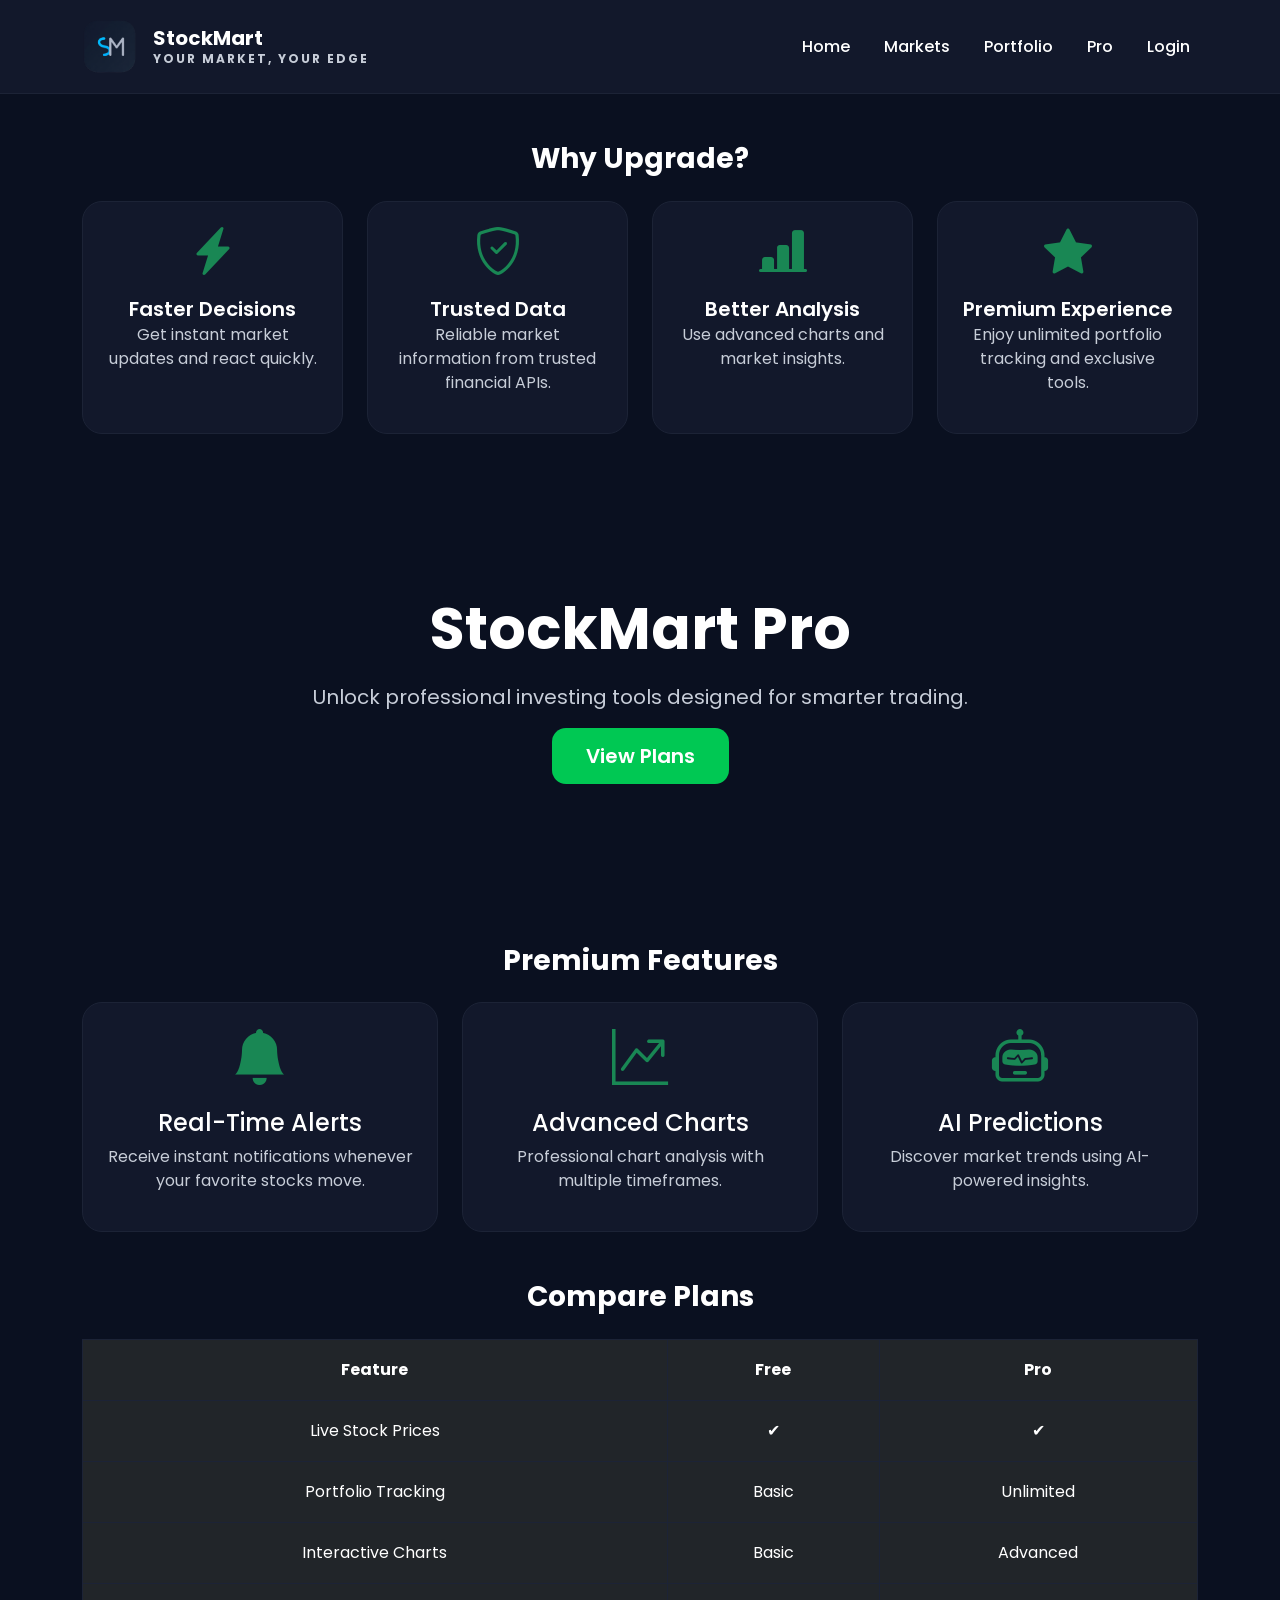
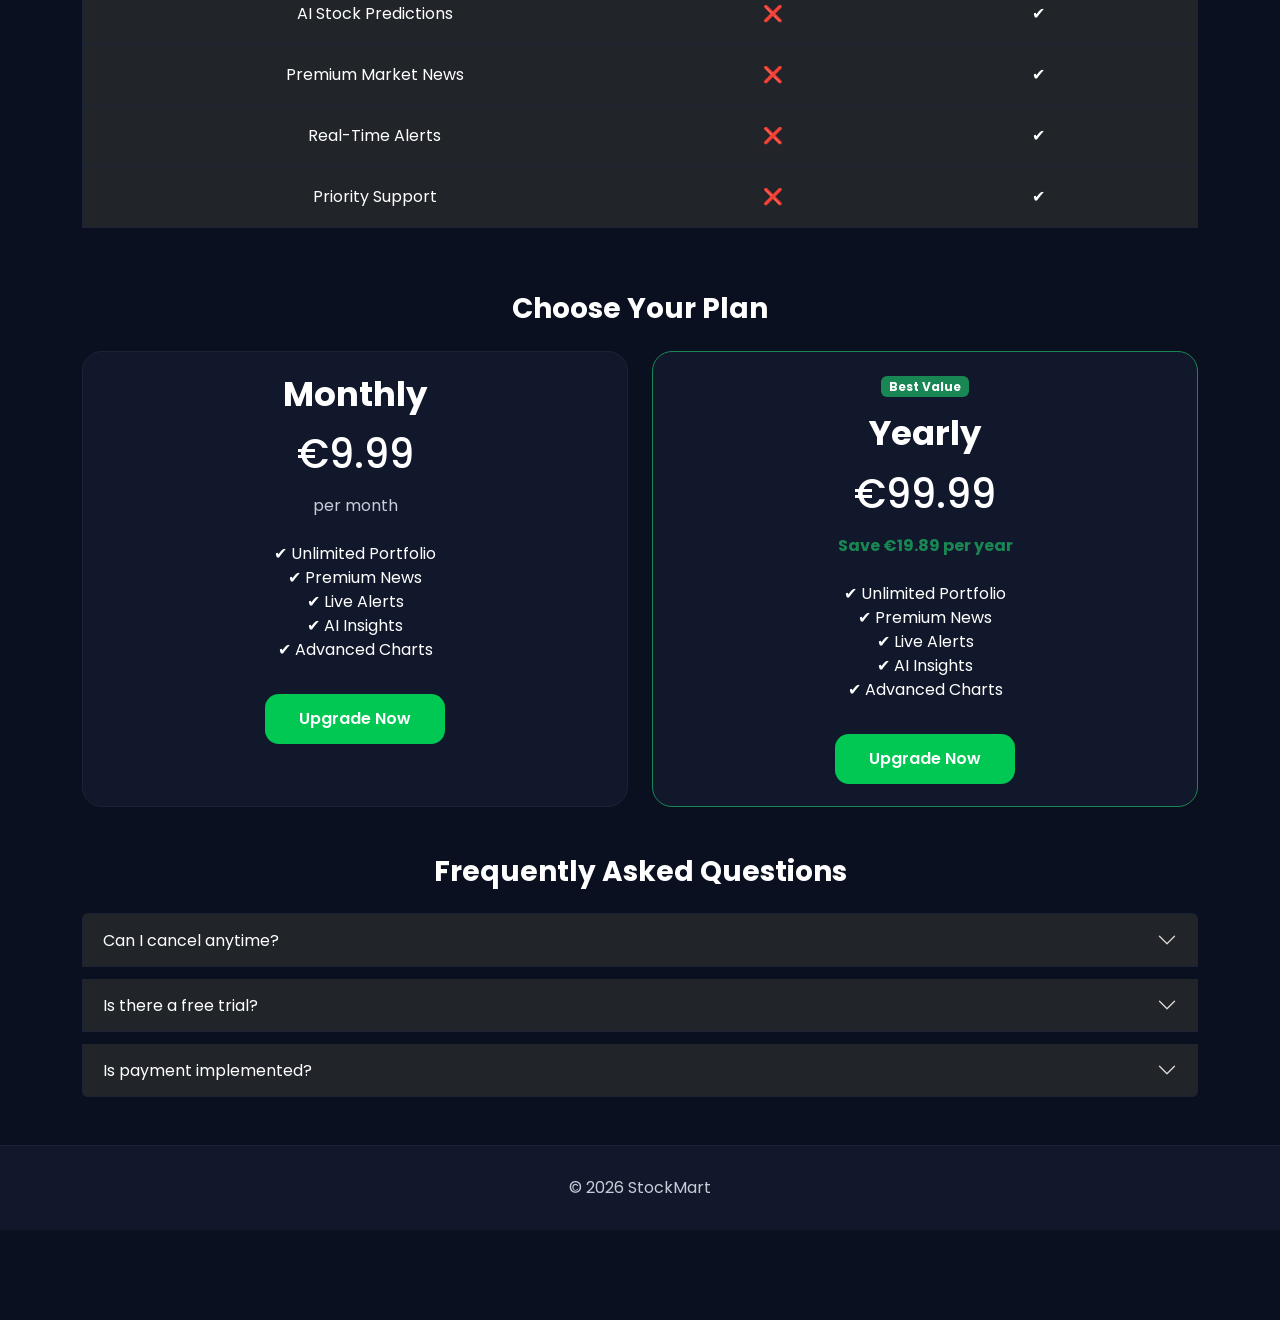
<file: web/pro.html>
<!DOCTYPE html>
<html lang="en">

<head>

<meta charset="UTF-8">
<meta name="viewport" content="width=device-width, initial-scale=1.0">

<title>StockMart Pro</title>

<link rel="icon" href="assets/logo.png">

<link href="https://cdn.jsdelivr.net/npm/bootstrap@5.3.3/dist/css/bootstrap.min.css" rel="stylesheet">

<link href="https://cdn.jsdelivr.net/npm/bootstrap-icons@1.11.3/font/bootstrap-icons.css" rel="stylesheet">

<link rel="stylesheet" href="css/style.css">

</head>

<body>

<!-- Navbar -->

<nav class="navbar navbar-expand-lg navbar-dark">

<div class="container">

<a class="navbar-brand d-flex align-items-center" href="index.html">

    <img src="assets/logo.png" class="navbar-logo">

    <div class="ms-3">

        <h5 class="mb-0 fw-bold">

            StockMart

        </h5>

        <small>

            Your Market, Your Edge

        </small>

    </div>

</a>

<button class="navbar-toggler"
data-bs-toggle="collapse"
data-bs-target="#navbar">

<span class="navbar-toggler-icon"></span>

</button>

<div class="collapse navbar-collapse" id="navbar">

<ul class="navbar-nav ms-auto">

<li class="nav-item">
<a class="nav-link" href="index.html">Home</a>
</li>

<li class="nav-item">
<a class="nav-link" href="markets.html">Markets</a>
</li>

<li class="nav-item">
<a class="nav-link" href="portfolio.php">Portfolio</a>
</li>

<li class="nav-item">
<a class="nav-link active" href="pro.html">Pro</a>
</li>

<li class="nav-item">
<a class="nav-link" href="login.php">Login</a>
</li>

</ul>

</div>

</div>

</nav>

<!-- Benefits -->

<section class="container mt-5">

    <h2 class="section-title text-center">

        Why Upgrade?

    </h2>

    <div class="row g-4">

        <div class="col-md-3">

            <div class="stock-card text-center h-100">

                <i class="bi bi-lightning-charge-fill display-5 text-success"></i>

                <h5 class="mt-3">

                    Faster Decisions

                </h5>

                <p>

                    Get instant market updates and react quickly.

                </p>

            </div>

        </div>

        <div class="col-md-3">

            <div class="stock-card text-center h-100">

                <i class="bi bi-shield-check display-5 text-success"></i>

                <h5 class="mt-3">

                    Trusted Data

                </h5>

                <p>

                    Reliable market information from trusted financial APIs.

                </p>

            </div>

        </div>

        <div class="col-md-3">

            <div class="stock-card text-center h-100">

                <i class="bi bi-bar-chart-line-fill display-5 text-success"></i>

                <h5 class="mt-3">

                    Better Analysis

                </h5>

                <p>

                    Use advanced charts and market insights.

                </p>

            </div>

        </div>

        <div class="col-md-3">

            <div class="stock-card text-center h-100">

                <i class="bi bi-star-fill display-5 text-success"></i>

                <h5 class="mt-3">

                    Premium Experience

                </h5>

                <p>

                    Enjoy unlimited portfolio tracking and exclusive tools.

                </p>

            </div>

        </div>

    </div>

</section>

<!-- Hero -->

<section class="hero text-center">

<div class="container">

<h1>

StockMart Pro


</h1>

<p>

Unlock professional investing tools designed for smarter trading.

</p>

<a
href="#plans"
class="btn btn-success btn-lg">

View Plans

</a>

</div>

</section>

<!-- Features -->

<section class="container">

<h2 class="section-title text-center">

Premium Features

</h2>

<div class="row g-4">

<div class="col-md-4">

<div class="stock-card text-center h-100">

<i class="bi bi-bell-fill display-4 text-success"></i>

<h4 class="mt-3">

Real-Time Alerts

</h4>

<p>

Receive instant notifications whenever your favorite stocks move.

</p>

</div>

</div>

<div class="col-md-4">

<div class="stock-card text-center h-100">

<i class="bi bi-graph-up-arrow display-4 text-success"></i>

<h4 class="mt-3">

Advanced Charts

</h4>

<p>

Professional chart analysis with multiple timeframes.

</p>

</div>

</div>

<div class="col-md-4">

<div class="stock-card text-center h-100">

<i class="bi bi-robot display-4 text-success"></i>

<h4 class="mt-3">

AI Predictions

</h4>

<p>

Discover market trends using AI-powered insights.

</p>

</div>

</div>

</div>

</section>


<!-- Comparison -->

<section class="container mt-5">

    <h2 class="section-title text-center">

        Compare Plans

    </h2>

    <div class="table-responsive">

        <table class="table table-dark table-bordered text-center align-middle">

            <thead>

            <tr>

                <th>Feature</th>
                <th>Free</th>
                <th>Pro</th>

            </tr>

            </thead>

            <tbody>

            <tr>

                <td>Live Stock Prices</td>
                <td>✔</td>
                <td>✔</td>

            </tr>

            <tr>

                <td>Portfolio Tracking</td>
                <td>Basic</td>
                <td>Unlimited</td>

            </tr>

            <tr>

                <td>Interactive Charts</td>
                <td>Basic</td>
                <td>Advanced</td>

            </tr>

            <tr>

                <td>AI Stock Predictions</td>
                <td>❌</td>
                <td>✔</td>

            </tr>

            <tr>

                <td>Premium Market News</td>
                <td>❌</td>
                <td>✔</td>

            </tr>

            <tr>

                <td>Real-Time Alerts</td>
                <td>❌</td>
                <td>✔</td>

            </tr>

            <tr>

                <td>Priority Support</td>
                <td>❌</td>
                <td>✔</td>

            </tr>

            </tbody>

        </table>

    </div>

</section>


<!-- Pricing -->

<section class="container mt-5" id="plans">

<h2 class="section-title text-center">

Choose Your Plan

</h2>

<div class="row g-4">

<div class="col-lg-6">

<div class="stock-card text-center h-100">

<h3>

Monthly

</h3>

<h1 class="my-3">

€9.99

</h1>

<p class="text-muted">

per month

</p>

<ul class="list-unstyled mt-4">

<li>✔ Unlimited Portfolio</li>
<li>✔ Premium News</li>
<li>✔ Live Alerts</li>
<li>✔ AI Insights</li>
<li>✔ Advanced Charts</li>

</ul>

<button
class="btn btn-success mt-3"
data-bs-toggle="modal"
data-bs-target="#upgradeModal">

Upgrade Now

</button>

</div>

</div>

<div class="col-lg-6">

<div class="stock-card text-center h-100 border border-success">

<span class="badge bg-success mb-3">

Best Value

</span>

<h3>

Yearly

</h3>

<h1 class="my-3">

€99.99

</h1>

<p class="text-success fw-bold">

Save €19.89 per year

</p>

<ul class="list-unstyled mt-4">

<li>✔ Unlimited Portfolio</li>
<li>✔ Premium News</li>
<li>✔ Live Alerts</li>
<li>✔ AI Insights</li>
<li>✔ Advanced Charts</li>

</ul>

<button
class="btn btn-success mt-3"
data-bs-toggle="modal"
data-bs-target="#upgradeModal">

Upgrade Now

</button>

</div>

</div>

</div>

</section>

<!-- FAQ -->

<section class="container mt-5 mb-5">

    <h2 class="section-title text-center">

        Frequently Asked Questions

    </h2>

    <div class="accordion" id="faqAccordion">

        <div class="accordion-item bg-dark text-white">

            <h2 class="accordion-header">

                <button class="accordion-button collapsed bg-dark text-white"
                        data-bs-toggle="collapse"
                        data-bs-target="#faq1">

                    Can I cancel anytime?

                </button>

            </h2>

            <div id="faq1"
                 class="accordion-collapse collapse"
                 data-bs-parent="#faqAccordion">

                <div class="accordion-body">

                    Yes. You can cancel your subscription at any time.

                </div>

            </div>

        </div>

        <div class="accordion-item bg-dark text-white">

            <h2 class="accordion-header">

                <button class="accordion-button collapsed bg-dark text-white"
                        data-bs-toggle="collapse"
                        data-bs-target="#faq2">

                    Is there a free trial?

                </button>

            </h2>

            <div id="faq2"
                 class="accordion-collapse collapse"
                 data-bs-parent="#faqAccordion">

                <div class="accordion-body">

                    Yes. A 7-day free trial is available for all new users.

                </div>

            </div>

        </div>

        <div class="accordion-item bg-dark text-white">

            <h2 class="accordion-header">

                <button class="accordion-button collapsed bg-dark text-white"
                        data-bs-toggle="collapse"
                        data-bs-target="#faq3">

                    Is payment implemented?

                </button>

            </h2>

            <div id="faq3"
                 class="accordion-collapse collapse"
                 data-bs-parent="#faqAccordion">

                <div class="accordion-body">

                    No. This website is an academic Frontend Programming project, so the payment workflow is presented as a demonstration only.

                </div>

            </div>

        </div>

    </div>

</section>

<!-- Modal -->

<div
class="modal fade"
id="upgradeModal"
tabindex="-1">

<div class="modal-dialog">

<div class="modal-content bg-dark text-white">

<div class="modal-header">

<h5 class="modal-title">

StockMart Pro

</h5>

<button
class="btn-close btn-close-white"
data-bs-dismiss="modal">

</button>

</div>

<div class="modal-body">

<h4>

🎉 Thank You!

</h4>

<p>

This is a demonstration project developed for a Frontend Programming course.

</p>

<p>

Payment integration is not included in this academic version.

</p>

</div>

<div class="modal-footer">

<button
class="btn btn-success"
data-bs-dismiss="modal">

Close

</button>

</div>

</div>

</div>

</div>

<script src="https://cdn.jsdelivr.net/npm/bootstrap@5.3.3/dist/js/bootstrap.bundle.min.js"></script>
<footer class="mt-5">

© 2026 StockMart

</footer>

</body>

</html>
</file>
<file: web/css/style.css>
@import url('https://fonts.googleapis.com/css2?family=Poppins:wght@300;400;500;600;700;800&display=swap');

:root{

    --bg:#0A1020;
    --card:#12182B;
    --green:#00C853;
    --green-hover:#00b248;
    --white:#ffffff;
   --muted:#C7CDD8;
    --border:#1C2336;

}

/* ===========================
   Global
=========================== */

*{

    margin:0;
    padding:0;
    box-sizing:border-box;
    font-family:'Poppins',sans-serif;

}

html{

    scroll-behavior:smooth;

}

body{

    background:var(--bg);
    color:var(--white);

}

a{

    text-decoration:none;

}

img{

    max-width:100%;

}

/* ===========================
   Navbar
=========================== */

.navbar{

    background:var(--card);

    padding:14px 0;

    border-bottom:1px solid var(--border);

}

.navbar-brand{

    font-size:28px;

    font-weight:700;

    color:white !important;

}

.nav-link{

    color:white !important;

    margin-left:18px;

    font-weight:500;

    transition:.25s;

}

.nav-link:hover{

    color:var(--green)!important;

}

/* ===========================
   Hero
=========================== */

.hero{

    padding:90px 0;

    text-align:center;

}

.hero h1{

    font-size:58px;

    font-weight:700;

}

.hero p{

    margin-top:18px;

    color:var(--muted);

    font-size:20px;

}

/* ===========================
   Buttons
=========================== */

.btn-success{

    background:var(--green);

    border:none;

    border-radius:14px;

    padding:13px 34px;

    font-weight:600;

    transition:.3s;

}

.btn-success:hover{

    background:var(--green-hover);

}

/* ===========================
   Sections
=========================== */

section{

    margin-top:70px;

}

.section-title{

    font-size:28px;

    font-weight:700;

    margin-bottom:25px;

}

/* ===========================
   Portfolio Card
=========================== */

.portfolio-card{

    background:var(--card);

    border-radius:24px;

    padding:30px;

    border:1px solid var(--border);

}

.portfolio-card h5{

    color:var(--muted);

}

.portfolio-card h1{

    margin:12px 0;

    font-size:48px;

}

.portfolio-card .badge{

    padding:10px 16px;

    border-radius:30px;

}

/* ===========================
   Cards
=========================== */

.card{

    background:var(--card);

    color:white;

    border:none;

    border-radius:22px;

    transition:.25s;

    overflow:hidden;

}

.card:hover{

    transform:translateY(-6px);

    box-shadow:0 15px 40px rgba(0,0,0,.35);

}

/* ===========================
   Forms
=========================== */

.form-control{

    background:#182037;

    border:1px solid var(--border);

    color:white;

}

.form-control:focus{

    background:#182037;

    color:white;

    border-color:var(--green);

    box-shadow:none;

}

.form-select{

    background:#182037;

    color:white;

    border:1px solid var(--border);

}

/* ===========================
   Tables
=========================== */

.table{

    color:white;

}

/* ===========================
   Footer
=========================== */

footer{

    margin-top:80px;

    padding:30px;

    background:var(--card);

    border-top:1px solid var(--border);

    text-align:center;

    color:var(--muted);

}

/* ===========================
   Responsive
=========================== */

@media(max-width:992px){

.hero{

padding:70px 20px;

}

.hero h1{

font-size:42px;

}

.portfolio-card h1{

font-size:36px;

}

}

@media(max-width:768px){

.hero h1{

font-size:34px;

}

.hero p{

font-size:17px;

}

.navbar-brand{

font-size:22px;

}

.section-title{

font-size:24px;

}

}

/* ===========================
   Markets
=========================== */

.search-box{

    height:55px;

    border-radius:14px;

}

.stock-card{

    background:var(--card);

    border:1px solid var(--border);

    border-radius:20px;

    padding:22px;

    height:100%;

    transition:.3s;

    color:white;

    overflow:hidden;

}

.stock-card:hover{

    transform:translateY(-6px);

    box-shadow:0 15px 35px rgba(0,0,0,.35);

}

.stock-logo{

    width:60px;
    height:60px;

    object-fit:contain;

    background:transparent;

    padding:0;

    border-radius:0;

    display:block;

    flex-shrink:0;

}

.stock-card h5{

    font-size:20px;

    font-weight:600;

    margin-bottom:2px;

    color:white;

}

.stock-card small{

    color:var(--muted);

}

.stock-card hr{

    border-color:var(--border);

    margin:18px 0;

}

.stock-card h3{

    font-size:34px;

    font-weight:700;

    margin:0;

}

.up{

    color:#00C853;

    font-weight:700;

    font-size:20px;

}

.down{

    color:#ff5252;

    font-weight:700;

    font-size:20px;

}

/* ==========================
   Company News
========================== */

.news-card{

    background:#161d31;

    border:1px solid var(--border);

    border-radius:16px;

    padding:20px;

    transition:.3s;

}

.news-card:hover{

    transform:translateY(-4px);

}

.news-card h5{

    font-size:18px;

    font-weight:600;

    color:white;

}

.news-card p{

    color:var(--muted);

    margin:12px 0;

}

.news-card a{

    color:var(--green);

    font-weight:600;

}

/* ===========================
   Responsive
=========================== */

@media(max-width:768px){

    .stock-card{

        padding:18px;

    }

    .stock-card h3{

        font-size:28px;

    }

    .stock-card img{

        width:50px;

        height:50px;

    }

}

/* ==========================
   Chart Buttons
========================== */

.chart-btn{

    color:white;
    border-color:#30364a;

}

.chart-btn:hover{

    background:#00C853;
    border-color:#00C853;

}

.chart-btn.active{

    background:#00C853;
    border-color:#00C853;
}

#stockChart{

    width:100% !important;

    height:420px !important;

}

/* ==========================
   Sticky Buy Bar
========================== */

.buy-bar{

    position:fixed;

    bottom:0;

    left:0;

    width:100%;

    background:#12182B;

    border-top:1px solid var(--border);

    padding:15px;

    z-index:999;

    box-shadow:0 -8px 20px rgba(0,0,0,.35);

}

.buy-bar .btn{

    height:55px;

    font-size:20px;

    font-weight:600;

    border-radius:14px;

}

/* Prevent footer/content from being hidden behind the sticky bar */

body{

    padding-bottom:90px;

}

#portfolioChart{

    max-height:420px;

}

/* ===========================
   Pro Page
=========================== */

.table-dark{

    border-color: var(--border);

}

.table-dark td,
.table-dark th{

    padding:18px;

}

.accordion-item{

    border:1px solid var(--border);

    margin-bottom:12px;

}

.accordion-button:not(.collapsed){

    background:#1b2338;

    color:white;

}

.accordion-button:focus{

    box-shadow:none;

}

.accordion-button::after{

    filter:invert(1);

}

/* ===========================
   Global Text Colors
=========================== */

.text-muted{

    color:var(--muted)!important;

}

p{

    color:var(--muted);

}

small{

    color:var(--muted);

}

/* ===========================
   Logo
=========================== */

.navbar-logo{

    width:55px;

    height:55px;

    border-radius:14px;

    object-fit:cover;

}

.navbar-brand small{

    display:block;

    color:var(--muted);

    font-size:12px;

    letter-spacing:2px;

    text-transform:uppercase;

}
</file>
